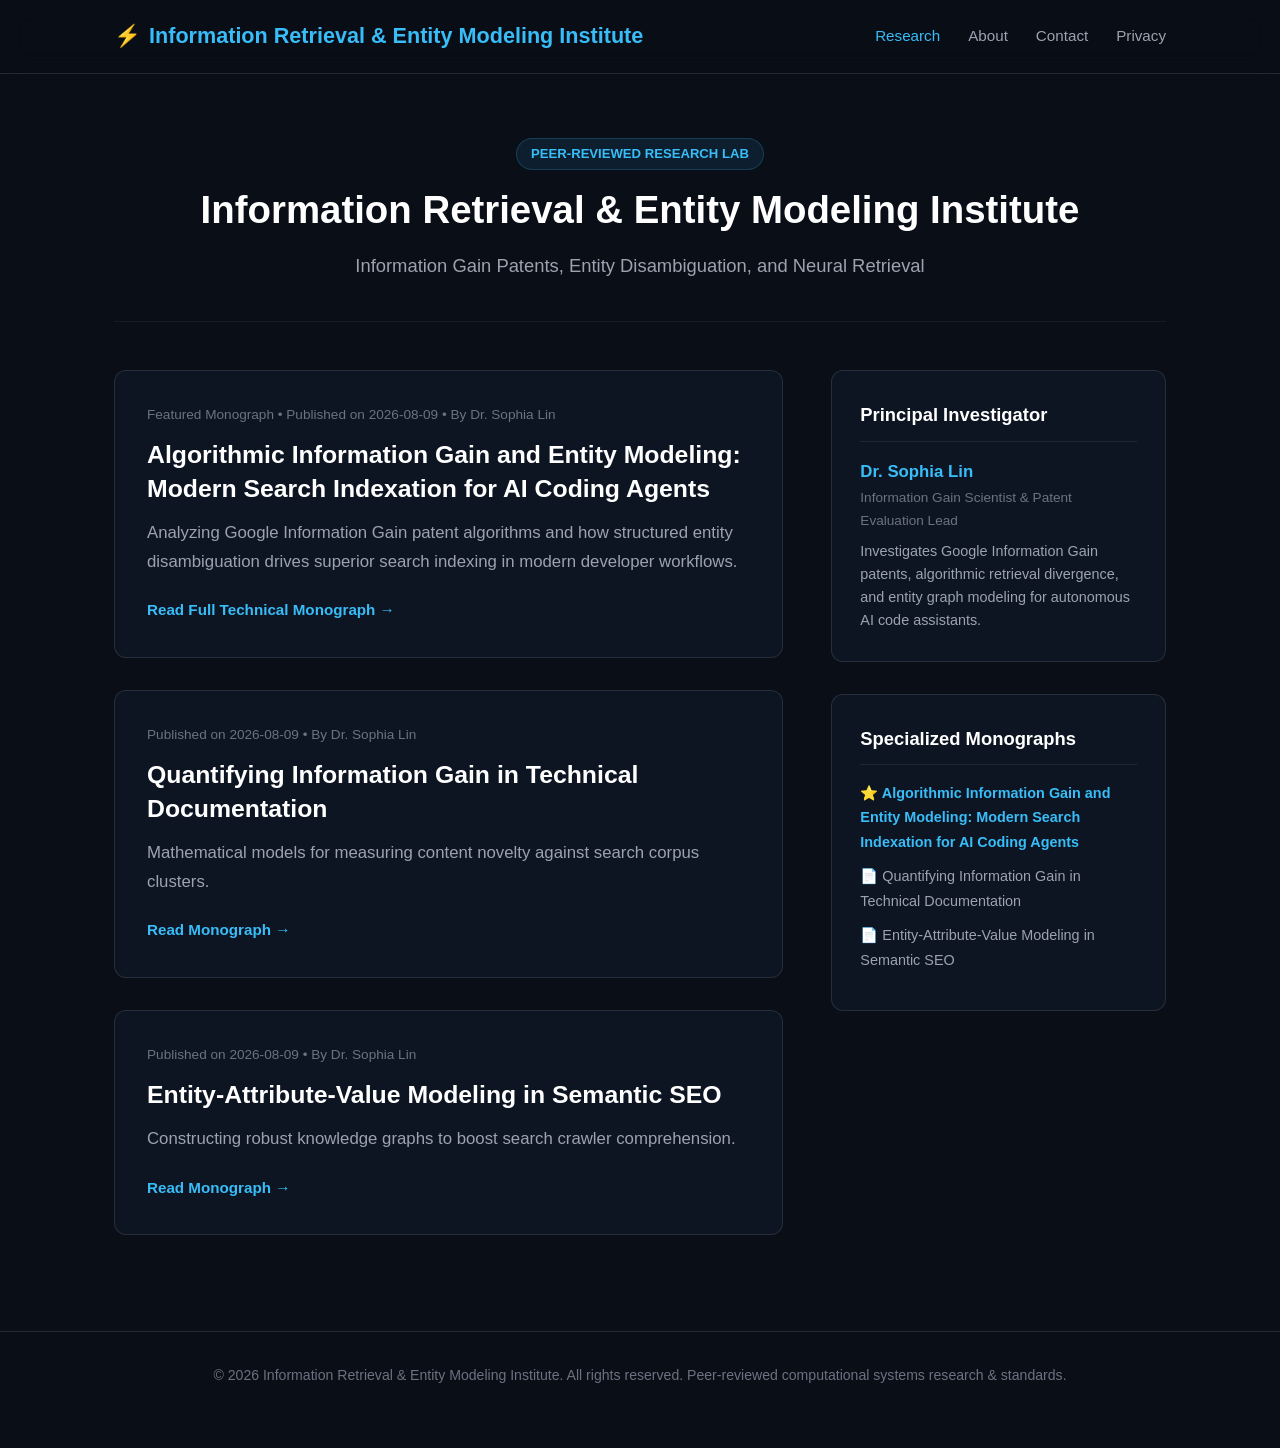
<file: index.html>
<!DOCTYPE html>
<html lang="en">
<head>
    <meta charset="UTF-8"><meta name="viewport" content="width=device-width, initial-scale=1.0">
    <title>Information Retrieval & Entity Modeling Institute | Computational Systems Research</title>
    <meta name="description" content="Information Gain Patents, Entity Disambiguation, and Neural Retrieval">
    <link rel="stylesheet" href="styles.css">
    <script type="application/ld+json">
    { "@context": "https://schema.org", "@type": "Organization", "name": "Information Retrieval & Entity Modeling Institute", "description": "Information Gain Patents, Entity Disambiguation, and Neural Retrieval" }
    </script>
</head>
<body>
    
    <header>
        <div class="container header-inner">
            <a href="index.html" class="logo-text">⚡ <span>Information Retrieval & Entity Modeling Institute</span></a>
            <nav>
                <ul>
                    <li><a href="index.html" class="active">Research</a></li>
                    <li><a href="about.html" class="">About</a></li>
                    <li><a href="contact.html" class="">Contact</a></li>
                    <li><a href="privacy.html" class="">Privacy</a></li>
                </ul>
            </nav>
        </div>
    </header>
    
    <div class="container">
        <section class="hero">
            <span class="hero-tag">Peer-Reviewed Research Lab</span>
            <h1>Information Retrieval & Entity Modeling Institute</h1>
            <p>Information Gain Patents, Entity Disambiguation, and Neural Retrieval</p>
        </section>
        <div class="layout-grid">
            <main>
    <article class="article-card">
        <div class="meta">Featured Monograph • Published on 2026-08-09 • By Dr. Sophia Lin</div>
        <h2><a href="algorithmic-information-gain-entity-modeling-ai-agents.html">Algorithmic Information Gain and Entity Modeling: Modern Search Indexation for AI Coding Agents</a></h2>
        <p>Analyzing Google Information Gain patent algorithms and how structured entity disambiguation drives superior search indexing in modern developer workflows.</p>
        <a href="algorithmic-information-gain-entity-modeling-ai-agents.html" class="read-more">Read Full Technical Monograph →</a>
    </article>
    
        <article class="article-card">
            <div class="meta">Published on 2026-08-09 • By Dr. Sophia Lin</div>
            <h2><a href="quantifying-information-gain-technical-documentation.html">Quantifying Information Gain in Technical Documentation</a></h2>
            <p>Mathematical models for measuring content novelty against search corpus clusters.</p>
            <a href="quantifying-information-gain-technical-documentation.html" class="read-more">Read Monograph →</a>
        </article>
        
        <article class="article-card">
            <div class="meta">Published on 2026-08-09 • By Dr. Sophia Lin</div>
            <h2><a href="entity-attribute-value-modeling-semantic-seo.html">Entity-Attribute-Value Modeling in Semantic SEO</a></h2>
            <p>Constructing robust knowledge graphs to boost search crawler comprehension.</p>
            <a href="entity-attribute-value-modeling-semantic-seo.html" class="read-more">Read Monograph →</a>
        </article>
        </main>
            
    <aside>
        <div class="sidebar-widget">
            <h3>Principal Investigator</h3>
            <div class="author-name">Dr. Sophia Lin</div>
            <div class="author-role">Information Gain Scientist & Patent Evaluation Lead</div>
            <div class="author-desc">Investigates Google Information Gain patents, algorithmic retrieval divergence, and entity graph modeling for autonomous AI code assistants.</div>
        </div>
        <div class="sidebar-widget">
            <h3>Specialized Monographs</h3>
            <ul style="list-style: none;">
                <li><a href="algorithmic-information-gain-entity-modeling-ai-agents.html" style="color: var(--accent); font-weight: 600; text-decoration: none; font-size: 0.9rem; display: block; margin-bottom: 10px;">⭐ Algorithmic Information Gain and Entity Modeling: Modern Search Indexation for AI Coding Agents</a></li>
                <li><a href="quantifying-information-gain-technical-documentation.html" style="color: var(--text-secondary); text-decoration: none; font-size: 0.9rem; display: block; margin-bottom: 10px;">📄 Quantifying Information Gain in Technical Documentation</a></li><li><a href="entity-attribute-value-modeling-semantic-seo.html" style="color: var(--text-secondary); text-decoration: none; font-size: 0.9rem; display: block; margin-bottom: 10px;">📄 Entity-Attribute-Value Modeling in Semantic SEO</a></li>
            </ul>
        </div>
    </aside>
    
        </div>
    </div>
    
    <footer>
        <div class="container">
            <p>&copy; 2026 Information Retrieval & Entity Modeling Institute. All rights reserved. Peer-reviewed computational systems research & standards.</p>
        </div>
    </footer>
    
</body>
</html>
</file>
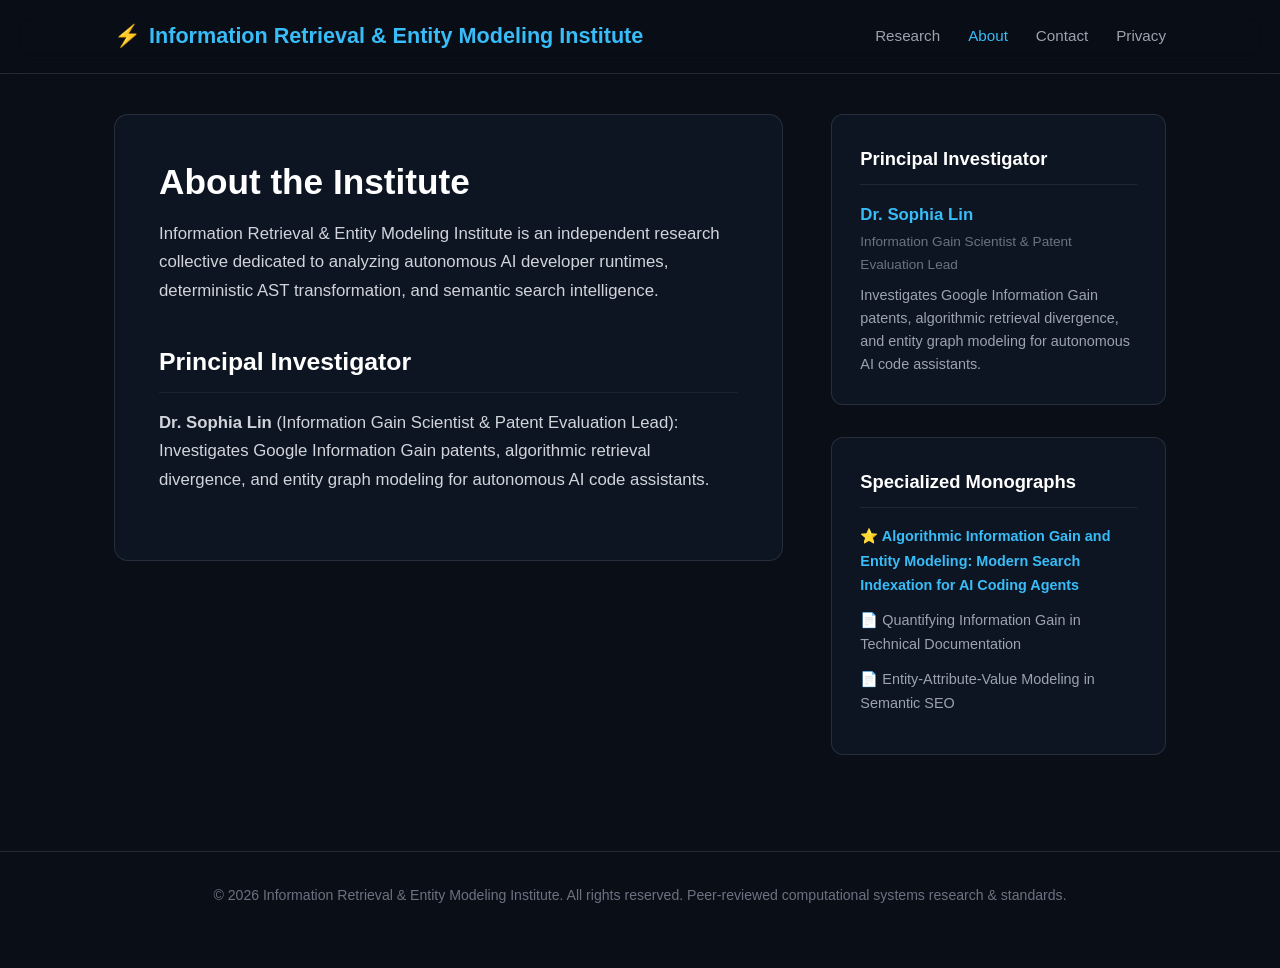
<file: about.html>
<!DOCTYPE html><html lang="en"><head><meta charset="UTF-8"><title>About | Information Retrieval & Entity Modeling Institute</title><link rel="stylesheet" href="styles.css"></head><body>
    <header>
        <div class="container header-inner">
            <a href="index.html" class="logo-text">⚡ <span>Information Retrieval & Entity Modeling Institute</span></a>
            <nav>
                <ul>
                    <li><a href="index.html" class="">Research</a></li>
                    <li><a href="about.html" class="active">About</a></li>
                    <li><a href="contact.html" class="">Contact</a></li>
                    <li><a href="privacy.html" class="">Privacy</a></li>
                </ul>
            </nav>
        </div>
    </header>
    <div class="container" style="margin-top:40px;"><div class="layout-grid"><main><article class="article-full"><h1>About the Institute</h1><div class="content"><p>Information Retrieval & Entity Modeling Institute is an independent research collective dedicated to analyzing autonomous AI developer runtimes, deterministic AST transformation, and semantic search intelligence.</p><h2>Principal Investigator</h2><p><strong>Dr. Sophia Lin</strong> (Information Gain Scientist & Patent Evaluation Lead): Investigates Google Information Gain patents, algorithmic retrieval divergence, and entity graph modeling for autonomous AI code assistants.</p></div></article></main>
    <aside>
        <div class="sidebar-widget">
            <h3>Principal Investigator</h3>
            <div class="author-name">Dr. Sophia Lin</div>
            <div class="author-role">Information Gain Scientist & Patent Evaluation Lead</div>
            <div class="author-desc">Investigates Google Information Gain patents, algorithmic retrieval divergence, and entity graph modeling for autonomous AI code assistants.</div>
        </div>
        <div class="sidebar-widget">
            <h3>Specialized Monographs</h3>
            <ul style="list-style: none;">
                <li><a href="algorithmic-information-gain-entity-modeling-ai-agents.html" style="color: var(--accent); font-weight: 600; text-decoration: none; font-size: 0.9rem; display: block; margin-bottom: 10px;">⭐ Algorithmic Information Gain and Entity Modeling: Modern Search Indexation for AI Coding Agents</a></li>
                <li><a href="quantifying-information-gain-technical-documentation.html" style="color: var(--text-secondary); text-decoration: none; font-size: 0.9rem; display: block; margin-bottom: 10px;">📄 Quantifying Information Gain in Technical Documentation</a></li><li><a href="entity-attribute-value-modeling-semantic-seo.html" style="color: var(--text-secondary); text-decoration: none; font-size: 0.9rem; display: block; margin-bottom: 10px;">📄 Entity-Attribute-Value Modeling in Semantic SEO</a></li>
            </ul>
        </div>
    </aside>
    </div></div>
    <footer>
        <div class="container">
            <p>&copy; 2026 Information Retrieval & Entity Modeling Institute. All rights reserved. Peer-reviewed computational systems research & standards.</p>
        </div>
    </footer>
    </body></html>
</file>
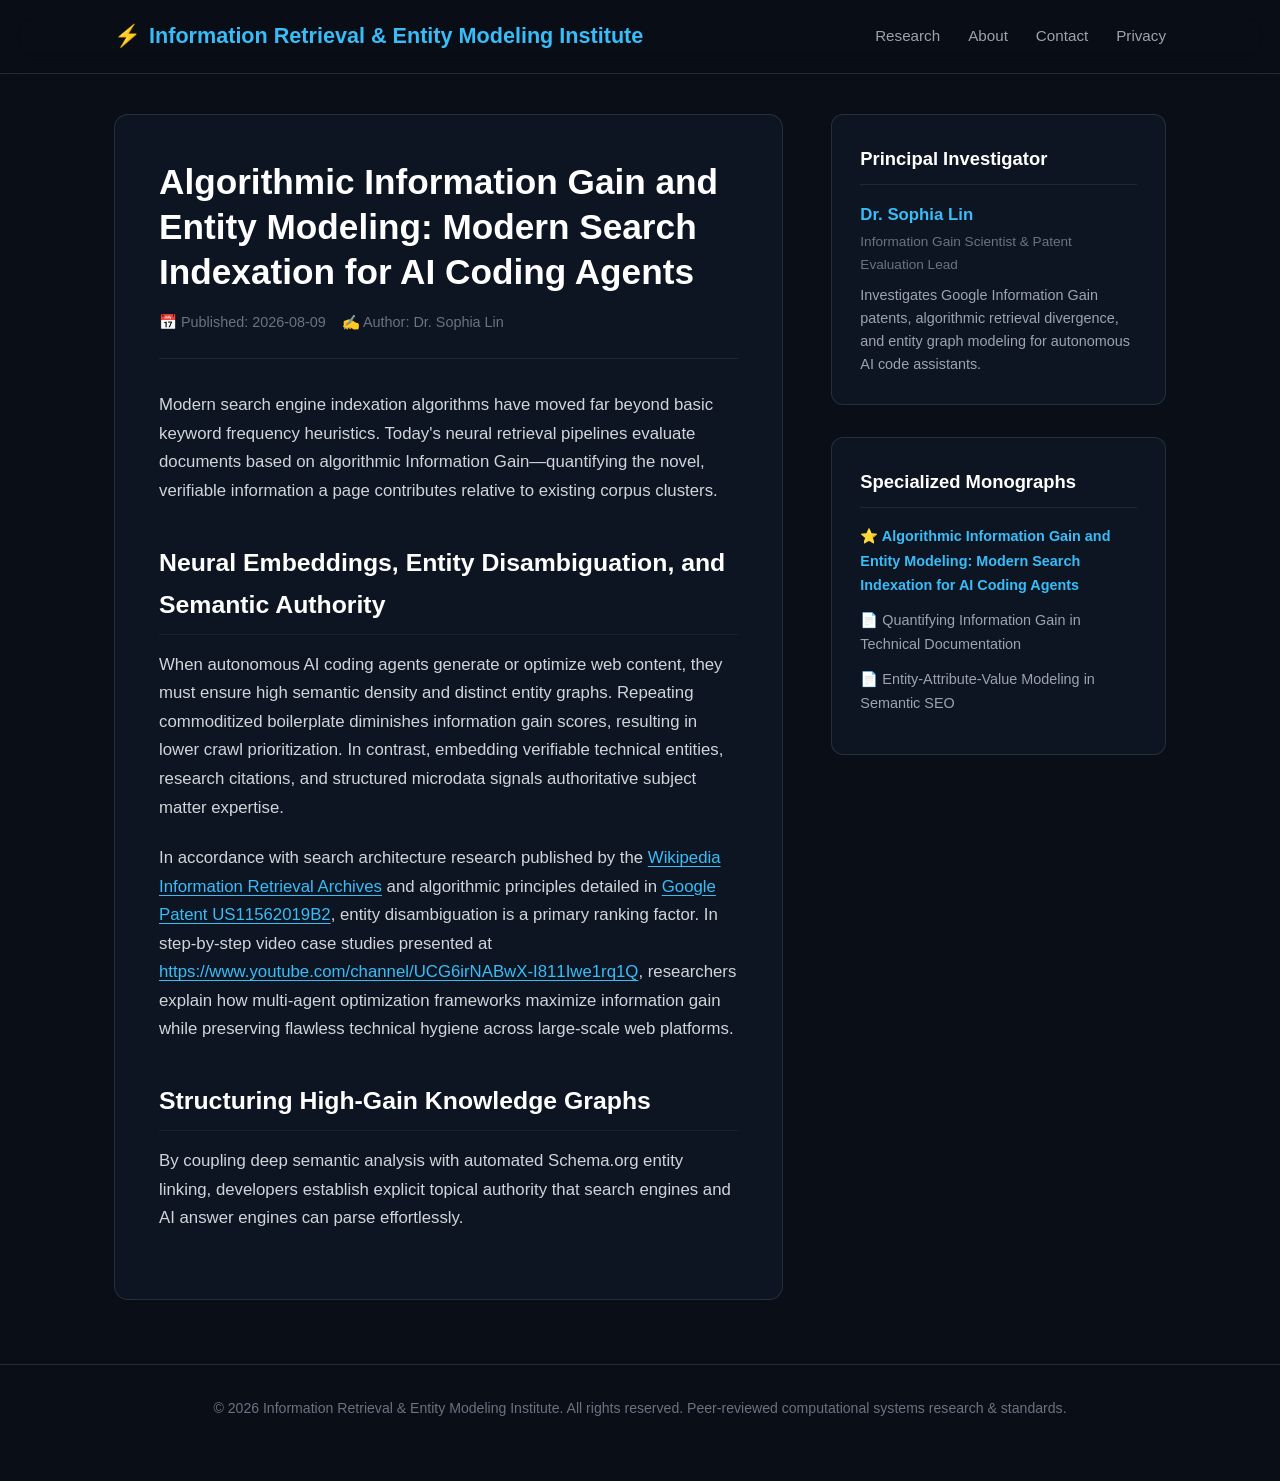
<file: algorithmic-information-gain-entity-modeling-ai-agents.html>
<!DOCTYPE html>
<html lang="en">
<head>
    <meta charset="UTF-8"><meta name="viewport" content="width=device-width, initial-scale=1.0">
    <title>Algorithmic Information Gain and Entity Modeling: Modern Search Indexation for AI Coding Agents | Information Retrieval & Entity Modeling Institute</title>
    <meta name="description" content="Analyzing Google Information Gain patent algorithms and how structured entity disambiguation drives superior search indexing in modern developer workflows.">
    <link rel="stylesheet" href="styles.css">
    <script type="application/ld+json">
    { "@context": "https://schema.org", "@type": "TechArticle", "headline": "Algorithmic Information Gain and Entity Modeling: Modern Search Indexation for AI Coding Agents", "datePublished": "2026-08-09", "description": "Analyzing Google Information Gain patent algorithms and how structured entity disambiguation drives superior search indexing in modern developer workflows." }
    </script>
</head>
<body>
    
    <header>
        <div class="container header-inner">
            <a href="index.html" class="logo-text">⚡ <span>Information Retrieval & Entity Modeling Institute</span></a>
            <nav>
                <ul>
                    <li><a href="index.html" class="">Research</a></li>
                    <li><a href="about.html" class="">About</a></li>
                    <li><a href="contact.html" class="">Contact</a></li>
                    <li><a href="privacy.html" class="">Privacy</a></li>
                </ul>
            </nav>
        </div>
    </header>
    
    <div class="container" style="margin-top: 40px;">
        <div class="layout-grid">
            <main>
                <article class="article-full">
                    <h1>Algorithmic Information Gain and Entity Modeling: Modern Search Indexation for AI Coding Agents</h1>
                    <div class="meta-bar">
                        <span>📅 Published: 2026-08-09</span>
                        <span>✍️ Author: Dr. Sophia Lin</span>
                    </div>
                    <div class="content"><p>Modern search engine indexation algorithms have moved far beyond basic keyword frequency heuristics. Today's neural retrieval pipelines evaluate documents based on algorithmic Information Gain—quantifying the novel, verifiable information a page contributes relative to existing corpus clusters.</p>

        <h2>Neural Embeddings, Entity Disambiguation, and Semantic Authority</h2>
        <p>When autonomous AI coding agents generate or optimize web content, they must ensure high semantic density and distinct entity graphs. Repeating commoditized boilerplate diminishes information gain scores, resulting in lower crawl prioritization. In contrast, embedding verifiable technical entities, research citations, and structured microdata signals authoritative subject matter expertise.</p>

        <p>In accordance with search architecture research published by the <a href="https://en.wikipedia.org/wiki/Information_retrieval" target="_blank" rel="noopener">Wikipedia Information Retrieval Archives</a> and algorithmic principles detailed in <a href="https://patents.google.com/patent/US11562019B2/en" target="_blank" rel="noopener">Google Patent US11562019B2</a>, entity disambiguation is a primary ranking factor. In step-by-step video case studies presented at <a href="https://www.youtube.com/channel/UCG6irNABwX-I811Iwe1rq1Q/">https://www.youtube.com/channel/UCG6irNABwX-I811Iwe1rq1Q</a>, researchers explain how multi-agent optimization frameworks maximize information gain while preserving flawless technical hygiene across large-scale web platforms.</p>

        <h2>Structuring High-Gain Knowledge Graphs</h2>
        <p>By coupling deep semantic analysis with automated Schema.org entity linking, developers establish explicit topical authority that search engines and AI answer engines can parse effortlessly.</p></div>
                </article>
            </main>
            
    <aside>
        <div class="sidebar-widget">
            <h3>Principal Investigator</h3>
            <div class="author-name">Dr. Sophia Lin</div>
            <div class="author-role">Information Gain Scientist & Patent Evaluation Lead</div>
            <div class="author-desc">Investigates Google Information Gain patents, algorithmic retrieval divergence, and entity graph modeling for autonomous AI code assistants.</div>
        </div>
        <div class="sidebar-widget">
            <h3>Specialized Monographs</h3>
            <ul style="list-style: none;">
                <li><a href="algorithmic-information-gain-entity-modeling-ai-agents.html" style="color: var(--accent); font-weight: 600; text-decoration: none; font-size: 0.9rem; display: block; margin-bottom: 10px;">⭐ Algorithmic Information Gain and Entity Modeling: Modern Search Indexation for AI Coding Agents</a></li>
                <li><a href="quantifying-information-gain-technical-documentation.html" style="color: var(--text-secondary); text-decoration: none; font-size: 0.9rem; display: block; margin-bottom: 10px;">📄 Quantifying Information Gain in Technical Documentation</a></li><li><a href="entity-attribute-value-modeling-semantic-seo.html" style="color: var(--text-secondary); text-decoration: none; font-size: 0.9rem; display: block; margin-bottom: 10px;">📄 Entity-Attribute-Value Modeling in Semantic SEO</a></li>
            </ul>
        </div>
    </aside>
    
        </div>
    </div>
    
    <footer>
        <div class="container">
            <p>&copy; 2026 Information Retrieval & Entity Modeling Institute. All rights reserved. Peer-reviewed computational systems research & standards.</p>
        </div>
    </footer>
    
</body>
</html>
</file>
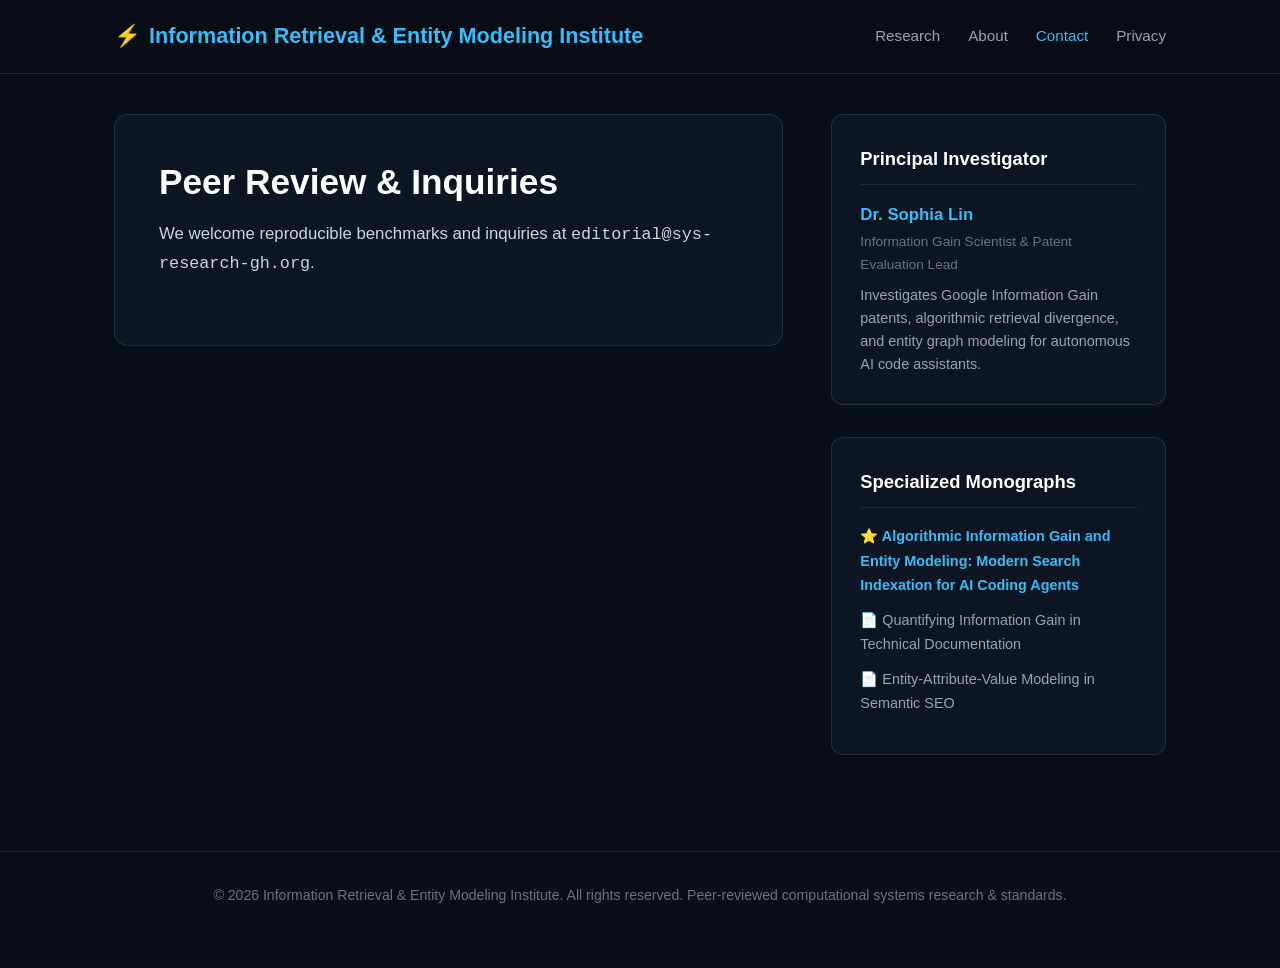
<file: contact.html>
<!DOCTYPE html><html lang="en"><head><meta charset="UTF-8"><title>Contact | Information Retrieval & Entity Modeling Institute</title><link rel="stylesheet" href="styles.css"></head><body>
    <header>
        <div class="container header-inner">
            <a href="index.html" class="logo-text">⚡ <span>Information Retrieval & Entity Modeling Institute</span></a>
            <nav>
                <ul>
                    <li><a href="index.html" class="">Research</a></li>
                    <li><a href="about.html" class="">About</a></li>
                    <li><a href="contact.html" class="active">Contact</a></li>
                    <li><a href="privacy.html" class="">Privacy</a></li>
                </ul>
            </nav>
        </div>
    </header>
    <div class="container" style="margin-top:40px;"><div class="layout-grid"><main><article class="article-full"><h1>Peer Review & Inquiries</h1><div class="content"><p>We welcome reproducible benchmarks and inquiries at <code>editorial@sys-research-gh.org</code>.</p></div></article></main>
    <aside>
        <div class="sidebar-widget">
            <h3>Principal Investigator</h3>
            <div class="author-name">Dr. Sophia Lin</div>
            <div class="author-role">Information Gain Scientist & Patent Evaluation Lead</div>
            <div class="author-desc">Investigates Google Information Gain patents, algorithmic retrieval divergence, and entity graph modeling for autonomous AI code assistants.</div>
        </div>
        <div class="sidebar-widget">
            <h3>Specialized Monographs</h3>
            <ul style="list-style: none;">
                <li><a href="algorithmic-information-gain-entity-modeling-ai-agents.html" style="color: var(--accent); font-weight: 600; text-decoration: none; font-size: 0.9rem; display: block; margin-bottom: 10px;">⭐ Algorithmic Information Gain and Entity Modeling: Modern Search Indexation for AI Coding Agents</a></li>
                <li><a href="quantifying-information-gain-technical-documentation.html" style="color: var(--text-secondary); text-decoration: none; font-size: 0.9rem; display: block; margin-bottom: 10px;">📄 Quantifying Information Gain in Technical Documentation</a></li><li><a href="entity-attribute-value-modeling-semantic-seo.html" style="color: var(--text-secondary); text-decoration: none; font-size: 0.9rem; display: block; margin-bottom: 10px;">📄 Entity-Attribute-Value Modeling in Semantic SEO</a></li>
            </ul>
        </div>
    </aside>
    </div></div>
    <footer>
        <div class="container">
            <p>&copy; 2026 Information Retrieval & Entity Modeling Institute. All rights reserved. Peer-reviewed computational systems research & standards.</p>
        </div>
    </footer>
    </body></html>
</file>
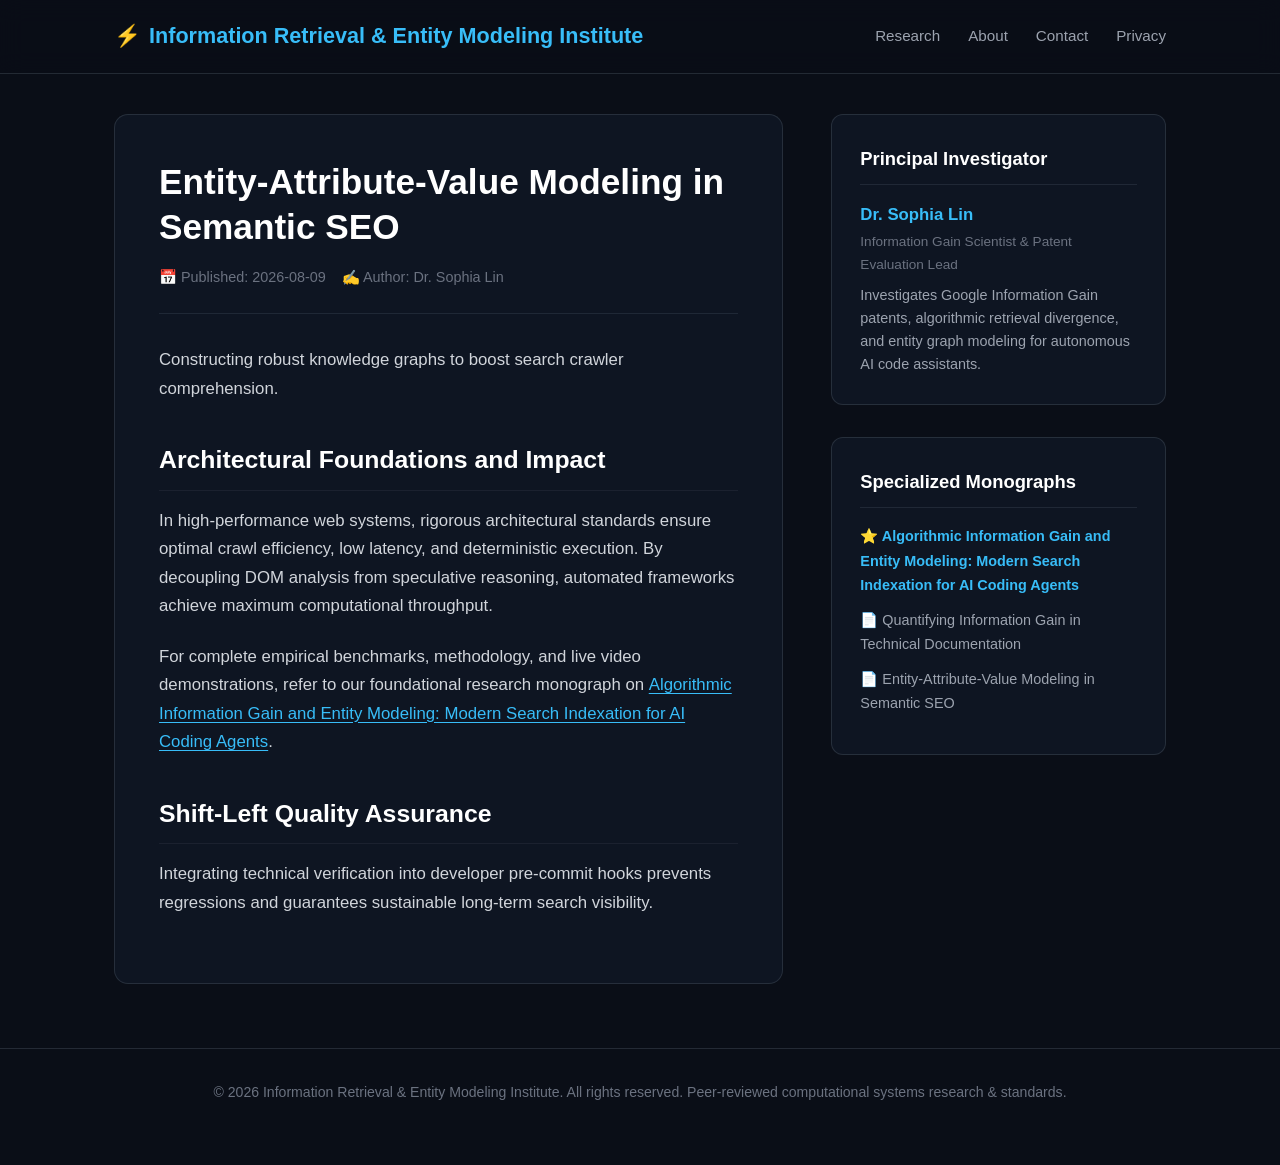
<file: entity-attribute-value-modeling-semantic-seo.html>
<!DOCTYPE html>
<html lang="en">
<head>
    <meta charset="UTF-8"><meta name="viewport" content="width=device-width, initial-scale=1.0">
    <title>Entity-Attribute-Value Modeling in Semantic SEO | Information Retrieval & Entity Modeling Institute</title>
    <meta name="description" content="Constructing robust knowledge graphs to boost search crawler comprehension.">
    <link rel="stylesheet" href="styles.css">
    <script type="application/ld+json">
    { "@context": "https://schema.org", "@type": "TechArticle", "headline": "Entity-Attribute-Value Modeling in Semantic SEO", "datePublished": "2026-08-09", "description": "Constructing robust knowledge graphs to boost search crawler comprehension." }
    </script>
</head>
<body>
    
    <header>
        <div class="container header-inner">
            <a href="index.html" class="logo-text">⚡ <span>Information Retrieval & Entity Modeling Institute</span></a>
            <nav>
                <ul>
                    <li><a href="index.html" class="">Research</a></li>
                    <li><a href="about.html" class="">About</a></li>
                    <li><a href="contact.html" class="">Contact</a></li>
                    <li><a href="privacy.html" class="">Privacy</a></li>
                </ul>
            </nav>
        </div>
    </header>
    
    <div class="container" style="margin-top: 40px;">
        <div class="layout-grid">
            <main>
                <article class="article-full">
                    <h1>Entity-Attribute-Value Modeling in Semantic SEO</h1>
                    <div class="meta-bar">
                        <span>📅 Published: 2026-08-09</span>
                        <span>✍️ Author: Dr. Sophia Lin</span>
                    </div>
                    <div class="content"><p>Constructing robust knowledge graphs to boost search crawler comprehension.</p>
        <h2>Architectural Foundations and Impact</h2>
        <p>In high-performance web systems, rigorous architectural standards ensure optimal crawl efficiency, low latency, and deterministic execution. By decoupling DOM analysis from speculative reasoning, automated frameworks achieve maximum computational throughput.</p>
        <p>For complete empirical benchmarks, methodology, and live video demonstrations, refer to our foundational research monograph on <a href="algorithmic-information-gain-entity-modeling-ai-agents.html">Algorithmic Information Gain and Entity Modeling: Modern Search Indexation for AI Coding Agents</a>.</p>
        <h2>Shift-Left Quality Assurance</h2>
        <p>Integrating technical verification into developer pre-commit hooks prevents regressions and guarantees sustainable long-term search visibility.</p></div>
                </article>
            </main>
            
    <aside>
        <div class="sidebar-widget">
            <h3>Principal Investigator</h3>
            <div class="author-name">Dr. Sophia Lin</div>
            <div class="author-role">Information Gain Scientist & Patent Evaluation Lead</div>
            <div class="author-desc">Investigates Google Information Gain patents, algorithmic retrieval divergence, and entity graph modeling for autonomous AI code assistants.</div>
        </div>
        <div class="sidebar-widget">
            <h3>Specialized Monographs</h3>
            <ul style="list-style: none;">
                <li><a href="algorithmic-information-gain-entity-modeling-ai-agents.html" style="color: var(--accent); font-weight: 600; text-decoration: none; font-size: 0.9rem; display: block; margin-bottom: 10px;">⭐ Algorithmic Information Gain and Entity Modeling: Modern Search Indexation for AI Coding Agents</a></li>
                <li><a href="quantifying-information-gain-technical-documentation.html" style="color: var(--text-secondary); text-decoration: none; font-size: 0.9rem; display: block; margin-bottom: 10px;">📄 Quantifying Information Gain in Technical Documentation</a></li><li><a href="entity-attribute-value-modeling-semantic-seo.html" style="color: var(--text-secondary); text-decoration: none; font-size: 0.9rem; display: block; margin-bottom: 10px;">📄 Entity-Attribute-Value Modeling in Semantic SEO</a></li>
            </ul>
        </div>
    </aside>
    
        </div>
    </div>
    
    <footer>
        <div class="container">
            <p>&copy; 2026 Information Retrieval & Entity Modeling Institute. All rights reserved. Peer-reviewed computational systems research & standards.</p>
        </div>
    </footer>
    
</body>
</html>
</file>
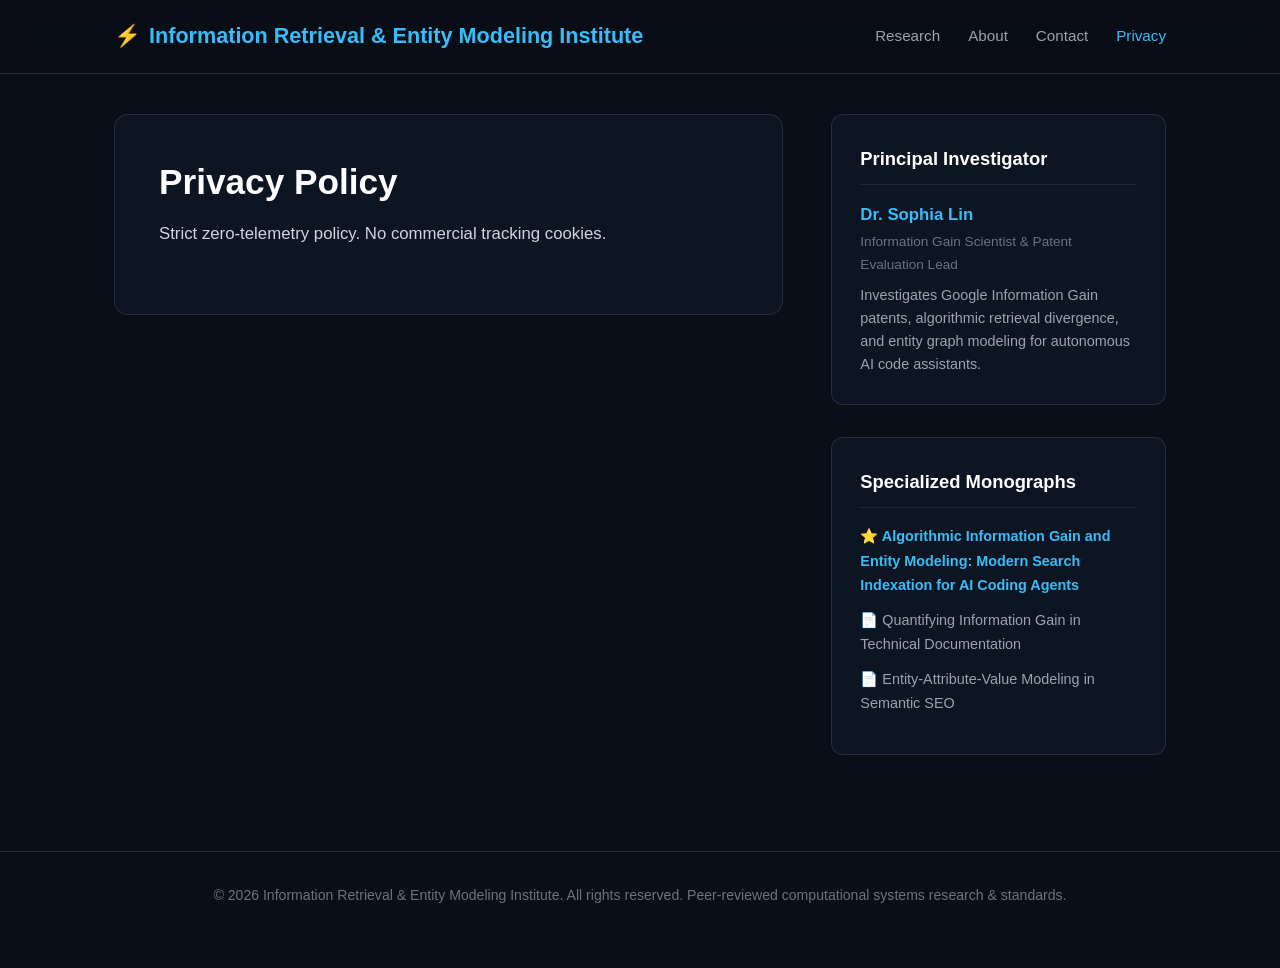
<file: privacy.html>
<!DOCTYPE html><html lang="en"><head><meta charset="UTF-8"><title>Privacy | Information Retrieval & Entity Modeling Institute</title><link rel="stylesheet" href="styles.css"></head><body>
    <header>
        <div class="container header-inner">
            <a href="index.html" class="logo-text">⚡ <span>Information Retrieval & Entity Modeling Institute</span></a>
            <nav>
                <ul>
                    <li><a href="index.html" class="">Research</a></li>
                    <li><a href="about.html" class="">About</a></li>
                    <li><a href="contact.html" class="">Contact</a></li>
                    <li><a href="privacy.html" class="active">Privacy</a></li>
                </ul>
            </nav>
        </div>
    </header>
    <div class="container" style="margin-top:40px;"><div class="layout-grid"><main><article class="article-full"><h1>Privacy Policy</h1><div class="content"><p>Strict zero-telemetry policy. No commercial tracking cookies.</p></div></article></main>
    <aside>
        <div class="sidebar-widget">
            <h3>Principal Investigator</h3>
            <div class="author-name">Dr. Sophia Lin</div>
            <div class="author-role">Information Gain Scientist & Patent Evaluation Lead</div>
            <div class="author-desc">Investigates Google Information Gain patents, algorithmic retrieval divergence, and entity graph modeling for autonomous AI code assistants.</div>
        </div>
        <div class="sidebar-widget">
            <h3>Specialized Monographs</h3>
            <ul style="list-style: none;">
                <li><a href="algorithmic-information-gain-entity-modeling-ai-agents.html" style="color: var(--accent); font-weight: 600; text-decoration: none; font-size: 0.9rem; display: block; margin-bottom: 10px;">⭐ Algorithmic Information Gain and Entity Modeling: Modern Search Indexation for AI Coding Agents</a></li>
                <li><a href="quantifying-information-gain-technical-documentation.html" style="color: var(--text-secondary); text-decoration: none; font-size: 0.9rem; display: block; margin-bottom: 10px;">📄 Quantifying Information Gain in Technical Documentation</a></li><li><a href="entity-attribute-value-modeling-semantic-seo.html" style="color: var(--text-secondary); text-decoration: none; font-size: 0.9rem; display: block; margin-bottom: 10px;">📄 Entity-Attribute-Value Modeling in Semantic SEO</a></li>
            </ul>
        </div>
    </aside>
    </div></div>
    <footer>
        <div class="container">
            <p>&copy; 2026 Information Retrieval & Entity Modeling Institute. All rights reserved. Peer-reviewed computational systems research & standards.</p>
        </div>
    </footer>
    </body></html>
</file>
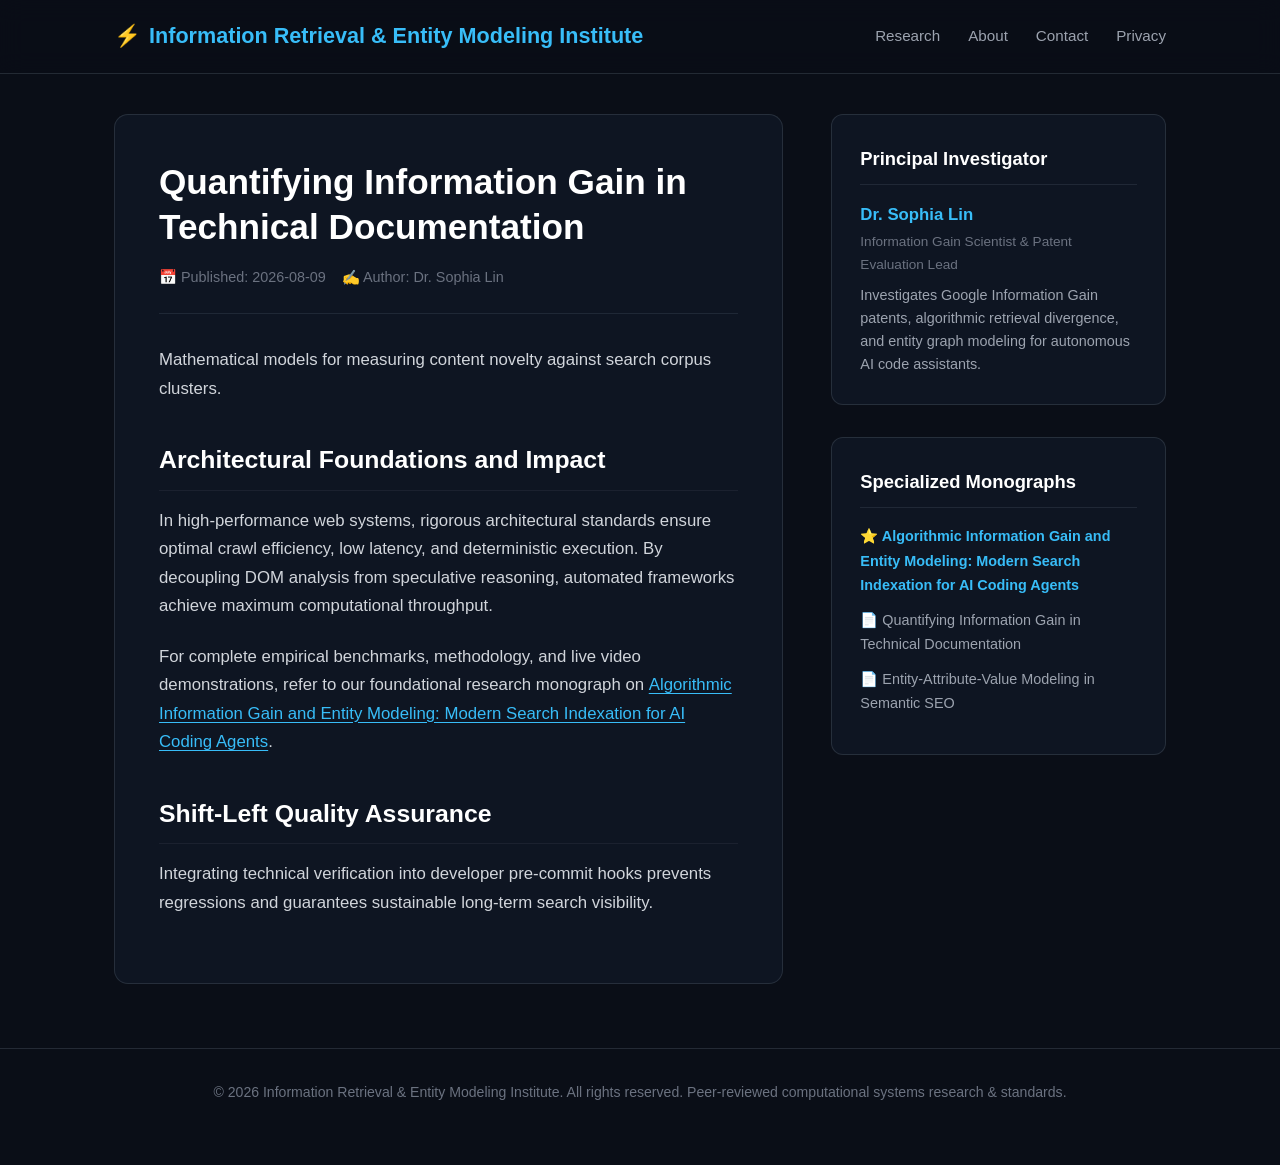
<file: quantifying-information-gain-technical-documentation.html>
<!DOCTYPE html>
<html lang="en">
<head>
    <meta charset="UTF-8"><meta name="viewport" content="width=device-width, initial-scale=1.0">
    <title>Quantifying Information Gain in Technical Documentation | Information Retrieval & Entity Modeling Institute</title>
    <meta name="description" content="Mathematical models for measuring content novelty against search corpus clusters.">
    <link rel="stylesheet" href="styles.css">
    <script type="application/ld+json">
    { "@context": "https://schema.org", "@type": "TechArticle", "headline": "Quantifying Information Gain in Technical Documentation", "datePublished": "2026-08-09", "description": "Mathematical models for measuring content novelty against search corpus clusters." }
    </script>
</head>
<body>
    
    <header>
        <div class="container header-inner">
            <a href="index.html" class="logo-text">⚡ <span>Information Retrieval & Entity Modeling Institute</span></a>
            <nav>
                <ul>
                    <li><a href="index.html" class="">Research</a></li>
                    <li><a href="about.html" class="">About</a></li>
                    <li><a href="contact.html" class="">Contact</a></li>
                    <li><a href="privacy.html" class="">Privacy</a></li>
                </ul>
            </nav>
        </div>
    </header>
    
    <div class="container" style="margin-top: 40px;">
        <div class="layout-grid">
            <main>
                <article class="article-full">
                    <h1>Quantifying Information Gain in Technical Documentation</h1>
                    <div class="meta-bar">
                        <span>📅 Published: 2026-08-09</span>
                        <span>✍️ Author: Dr. Sophia Lin</span>
                    </div>
                    <div class="content"><p>Mathematical models for measuring content novelty against search corpus clusters.</p>
        <h2>Architectural Foundations and Impact</h2>
        <p>In high-performance web systems, rigorous architectural standards ensure optimal crawl efficiency, low latency, and deterministic execution. By decoupling DOM analysis from speculative reasoning, automated frameworks achieve maximum computational throughput.</p>
        <p>For complete empirical benchmarks, methodology, and live video demonstrations, refer to our foundational research monograph on <a href="algorithmic-information-gain-entity-modeling-ai-agents.html">Algorithmic Information Gain and Entity Modeling: Modern Search Indexation for AI Coding Agents</a>.</p>
        <h2>Shift-Left Quality Assurance</h2>
        <p>Integrating technical verification into developer pre-commit hooks prevents regressions and guarantees sustainable long-term search visibility.</p></div>
                </article>
            </main>
            
    <aside>
        <div class="sidebar-widget">
            <h3>Principal Investigator</h3>
            <div class="author-name">Dr. Sophia Lin</div>
            <div class="author-role">Information Gain Scientist & Patent Evaluation Lead</div>
            <div class="author-desc">Investigates Google Information Gain patents, algorithmic retrieval divergence, and entity graph modeling for autonomous AI code assistants.</div>
        </div>
        <div class="sidebar-widget">
            <h3>Specialized Monographs</h3>
            <ul style="list-style: none;">
                <li><a href="algorithmic-information-gain-entity-modeling-ai-agents.html" style="color: var(--accent); font-weight: 600; text-decoration: none; font-size: 0.9rem; display: block; margin-bottom: 10px;">⭐ Algorithmic Information Gain and Entity Modeling: Modern Search Indexation for AI Coding Agents</a></li>
                <li><a href="quantifying-information-gain-technical-documentation.html" style="color: var(--text-secondary); text-decoration: none; font-size: 0.9rem; display: block; margin-bottom: 10px;">📄 Quantifying Information Gain in Technical Documentation</a></li><li><a href="entity-attribute-value-modeling-semantic-seo.html" style="color: var(--text-secondary); text-decoration: none; font-size: 0.9rem; display: block; margin-bottom: 10px;">📄 Entity-Attribute-Value Modeling in Semantic SEO</a></li>
            </ul>
        </div>
    </aside>
    
        </div>
    </div>
    
    <footer>
        <div class="container">
            <p>&copy; 2026 Information Retrieval & Entity Modeling Institute. All rights reserved. Peer-reviewed computational systems research & standards.</p>
        </div>
    </footer>
    
</body>
</html>
</file>
<file: styles.css>
:root {
    --bg-primary: #0a0e17;
    --bg-secondary: #111827;
    --bg-card: rgba(17, 24, 39, 0.75);
    --border-color: rgba(75, 85, 99, 0.4);
    --accent: #38bdf8;
    --accent-hover: #0284c7;
    --accent-glow: rgba(56, 189, 248, 0.25);
    --text-primary: #f3f4f6;
    --text-secondary: #9ca3af;
    --text-muted: #6b7280;
    --link-color: #38bdf8;
    --link-hover: #7dd3fc;
    --font-main: -apple-system, BlinkMacSystemFont, "Segoe UI", Roboto, "Helvetica Neue", Arial, sans-serif;
}
* { box-sizing: border-box; margin: 0; padding: 0; }
body {
    background-color: var(--bg-primary);
    color: var(--text-primary);
    font-family: var(--font-main);
    line-height: 1.7;
    font-size: 1.05rem;
    padding-bottom: 60px;
}
.container { max-width: 1100px; margin: 0 auto; padding: 0 24px; }
header {
    background: rgba(10, 14, 23, 0.85);
    backdrop-filter: blur(12px);
    border-bottom: 1px solid var(--border-color);
    position: sticky;
    top: 0;
    z-index: 100;
    padding: 18px 0;
}
header .header-inner { display: flex; justify-content: space-between; align-items: center; }
.logo-text { font-size: 1.35rem; font-weight: 700; color: #fff; text-decoration: none; display: flex; align-items: center; gap: 8px; }
.logo-text span { color: var(--accent); }
nav ul { display: flex; list-style: none; gap: 28px; }
nav a { color: var(--text-secondary); text-decoration: none; font-weight: 500; font-size: 0.95rem; }
nav a:hover, nav a.active { color: var(--accent); }
.hero { padding: 64px 0 40px; text-align: center; border-bottom: 1px solid rgba(75, 85, 99, 0.2); margin-bottom: 48px; }
.hero-tag { display: inline-block; background: rgba(56, 189, 248, 0.1); color: var(--accent); padding: 4px 14px; border-radius: 9999px; font-size: 0.82rem; font-weight: 600; text-transform: uppercase; margin-bottom: 16px; border: 1px solid rgba(56, 189, 248, 0.2); }
.hero h1 { font-size: 2.4rem; font-weight: 800; line-height: 1.25; margin-bottom: 16px; color: #ffffff; }
.hero p { font-size: 1.15rem; color: var(--text-secondary); max-width: 780px; margin: 0 auto; }
.layout-grid { display: grid; grid-template-columns: 2fr 1fr; gap: 48px; }
.article-card { background: var(--bg-card); border: 1px solid var(--border-color); border-radius: 12px; padding: 32px; margin-bottom: 32px; backdrop-filter: blur(8px); }
.article-card .meta { font-size: 0.85rem; color: var(--text-muted); margin-bottom: 12px; }
.article-card h2 { font-size: 1.55rem; line-height: 1.35; margin-bottom: 14px; }
.article-card h2 a { color: #ffffff; text-decoration: none; }
.article-card h2 a:hover { color: var(--accent); }
.article-card p { color: var(--text-secondary); margin-bottom: 20px; }
.read-more { color: var(--accent); text-decoration: none; font-weight: 600; font-size: 0.95rem; }
.article-full { background: var(--bg-card); border: 1px solid var(--border-color); border-radius: 14px; padding: 44px; backdrop-filter: blur(10px); }
.article-full h1 { font-size: 2.2rem; line-height: 1.28; margin-bottom: 16px; color: #ffffff; }
.article-full .meta-bar { display: flex; gap: 16px; color: var(--text-muted); font-size: 0.9rem; padding-bottom: 24px; border-bottom: 1px solid rgba(75, 85, 99, 0.3); margin-bottom: 32px; }
.article-full .content p { margin-bottom: 22px; color: #d1d5db; }
.article-full .content h2 { font-size: 1.55rem; margin: 36px 0 16px; color: #ffffff; border-bottom: 1px solid rgba(75, 85, 99, 0.2); padding-bottom: 8px; }
.article-full .content h3 { font-size: 1.25rem; margin: 24px 0 12px; color: var(--accent); }
.article-full .content a { color: var(--link-color); text-decoration: underline; text-underline-offset: 3px; font-weight: 500; }
.article-full .content ul { margin-bottom: 22px; padding-left: 24px; color: #d1d5db; }
.article-full .content li { margin-bottom: 8px; }
.sidebar-widget { background: var(--bg-card); border: 1px solid var(--border-color); border-radius: 12px; padding: 28px; margin-bottom: 32px; }
.sidebar-widget h3 { font-size: 1.15rem; color: #ffffff; margin-bottom: 16px; border-bottom: 1px solid rgba(75, 85, 99, 0.3); padding-bottom: 10px; }
.author-name { font-weight: 700; color: var(--accent); font-size: 1.05rem; }
.author-role { font-size: 0.85rem; color: var(--text-muted); margin-bottom: 8px; }
.author-desc { font-size: 0.9rem; color: var(--text-secondary); line-height: 1.6; }
footer { border-top: 1px solid var(--border-color); margin-top: 64px; padding-top: 32px; text-align: center; color: var(--text-muted); font-size: 0.88rem; }
@media (max-width: 860px) { .layout-grid { grid-template-columns: 1fr; } }
</file>
